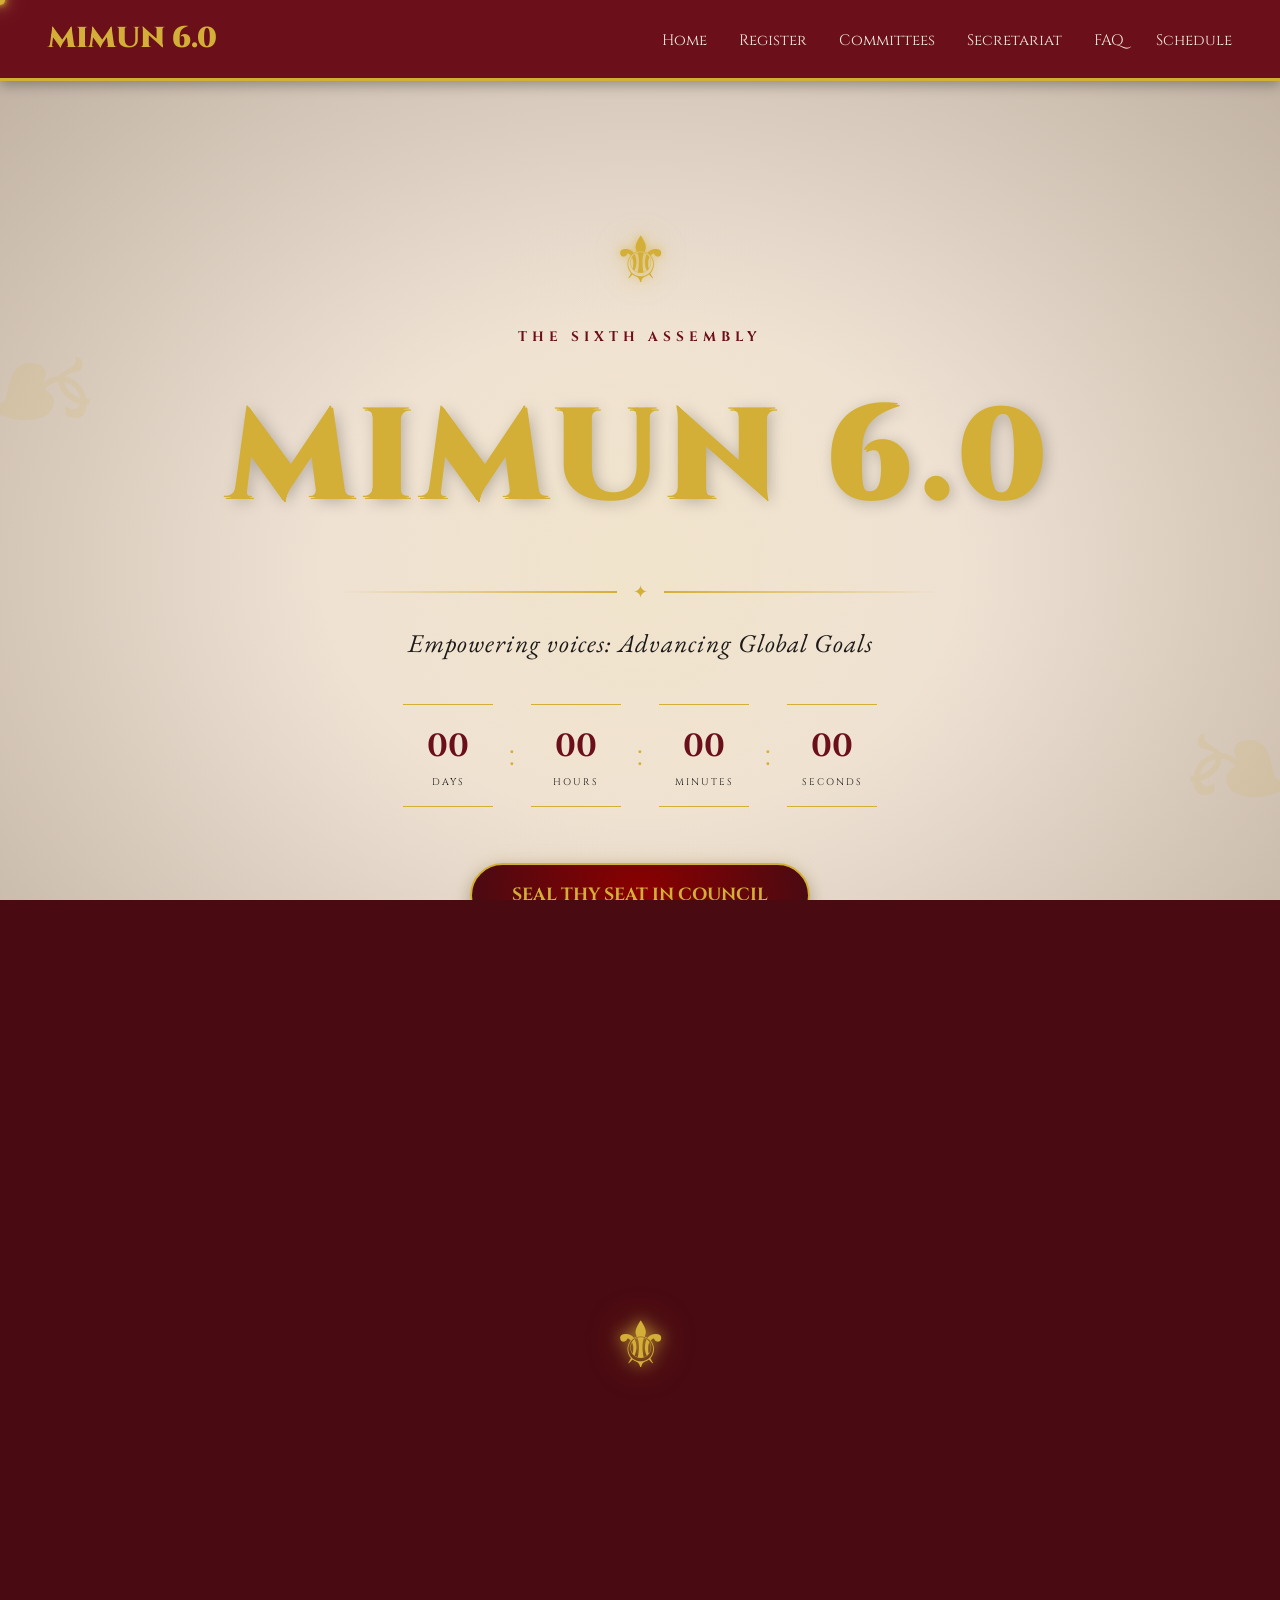
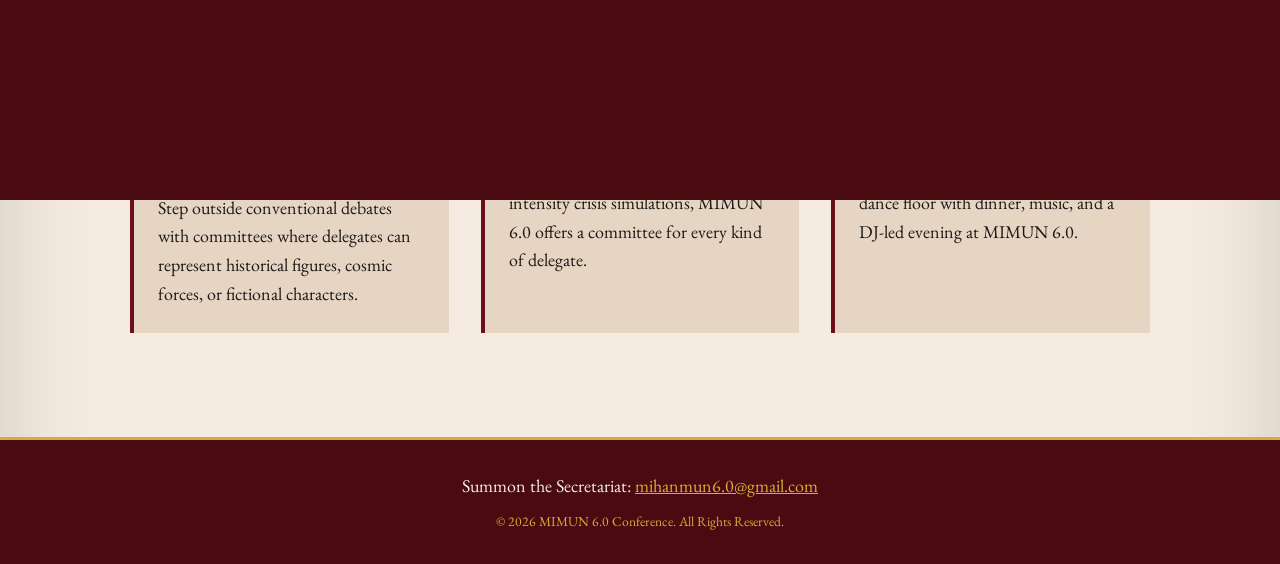
<file: index.html>
<!DOCTYPE html>
<html lang="en">
<head>
  <meta charset="UTF-8">
  <meta name="viewport" content="width=device-width, initial-scale=1.0">
  <title>MIMUN 6.0 | MIHAN MUN 2026</title>
  <link rel="stylesheet" href="css/style.css">
</head>
<body>
    <div id="cursor"></div>
    
<nav class="navbar">

  <a href="index.html" class="nav-brand">
    MIMUN 6.0
  </a>

  <button
    class="hamburger"
    id="hamburger"
    aria-label="Open navigation menu"
    aria-expanded="false"
  >
    <span></span>
    <span></span>
    <span></span>
  </button>

  <ul class="nav-links" id="navLinks">
    <li><a href="index.html">Home</a></li>
    <li><a href="register.html">Register</a></li>
    <li><a href="committees.html">Committees</a></li>
    <li><a href="secretariat.html">Secretariat</a></li>
    <li><a href="faqs.html">FAQ</a></li>
    <li><a href="schedule.html">Schedule</a></li>
  </ul>

</nav>

 <section class="hero cinematic-hero">

  <div class="hero-particles"></div>

  <div class="hero-ornament ornament-left">❧</div>
  <div class="hero-ornament ornament-right">❧</div>

  <div class="hero-content">

    <div class="hero-crest">
      ⚜
    </div>

    <p class="hero-kicker">
      THE SIXTH ASSEMBLY
    </p>

    <h1>MIMUN 6.0</h1>

    <div class="hero-divider">
      <span>✦</span>
    </div>

    <p class="hero-tagline">
      Empowering voices: Advancing Global Goals
    </p>

    <div class="hero-countdown">

      <div class="countdown-unit">
        <span id="days">00</span>
        <small>DAYS</small>
      </div>

      <div class="countdown-separator">:</div>

      <div class="countdown-unit">
        <span id="hours">00</span>
        <small>HOURS</small>
      </div>

      <div class="countdown-separator">:</div>

      <div class="countdown-unit">
        <span id="minutes">00</span>
        <small>MINUTES</small>
      </div>

      <div class="countdown-separator">:</div>

      <div class="countdown-unit">
        <span id="seconds">00</span>
        <small>SECONDS</small>
      </div>

    </div>

    <a href="register.html" class="wax-seal-btn hero-register">
      SEAL THY SEAT IN COUNCIL
    </a>

  </div>

</section>

  <main>
    <section id="about" class="section-container gold-border scroll-reveal">
      <h2>The Sovereign Decree</h2>
      <div class="divider-gold"><span>✦</span></div>
      <p><span class="drop-cap">W</span>elcome to the sixth iteration of the Model International 
        United Nations conference (MIMUN 6.0). The committees and agendas of MIMUN 6.0 have been 
        carefully curated to reflect the complexities of today's global landscape while fostering
         diplomacy, negotiation, and critical thought. From conventional committees to our 
         Continuous Crisis Committees, each simulation offers delegates a unique platform to engage
          with pressing international issues and experience the true spirit of Model United Nations. </p>
    </section>

    <section id="highlights" class="section-container scroll-reveal">
      <h2>Conference Highlights</h2>
      <div class="divider-gold"><span>⚜</span></div>
      <div class="grid-3">
        <div class="card">
          <h3>Beyond Traditional Diplomacy</h3>
          <p>Step outside conventional debates with committees where delegates can represent historical figures, cosmic forces, or fictional characters.</p>
        </div>
        <div class="card">
          <h3>12 Diverse Committees</h3>
          <p>From traditional UN bodies to high-intensity crisis simulations, MIMUN 6.0 offers a committee for every kind of delegate.</p>
        </div>
        <div class="card">
          <h3>Debate by Day. Party by Night.</h3>
          <p>Put the placards away and hit the dance floor with dinner, music, and a DJ-led evening at MIMUN 6.0.</p>
        </div>
      </div>
    </section>
  </main>

  

  <footer id="contact">
    <p>Summon the Secretariat: <a href="mailto:mihanmun6.0@gmail.com">mihanmun6.0@gmail.com</a></p>
    <p style="margin-top: 10px; font-size: 0.85rem; color: var(--gold-yellow);">
      &copy; 2026 MIMUN 6.0 Conference. All Rights Reserved.
    </p>
  </footer>

  <script src="js/script.js"></script>

</body>
</html>
</file>
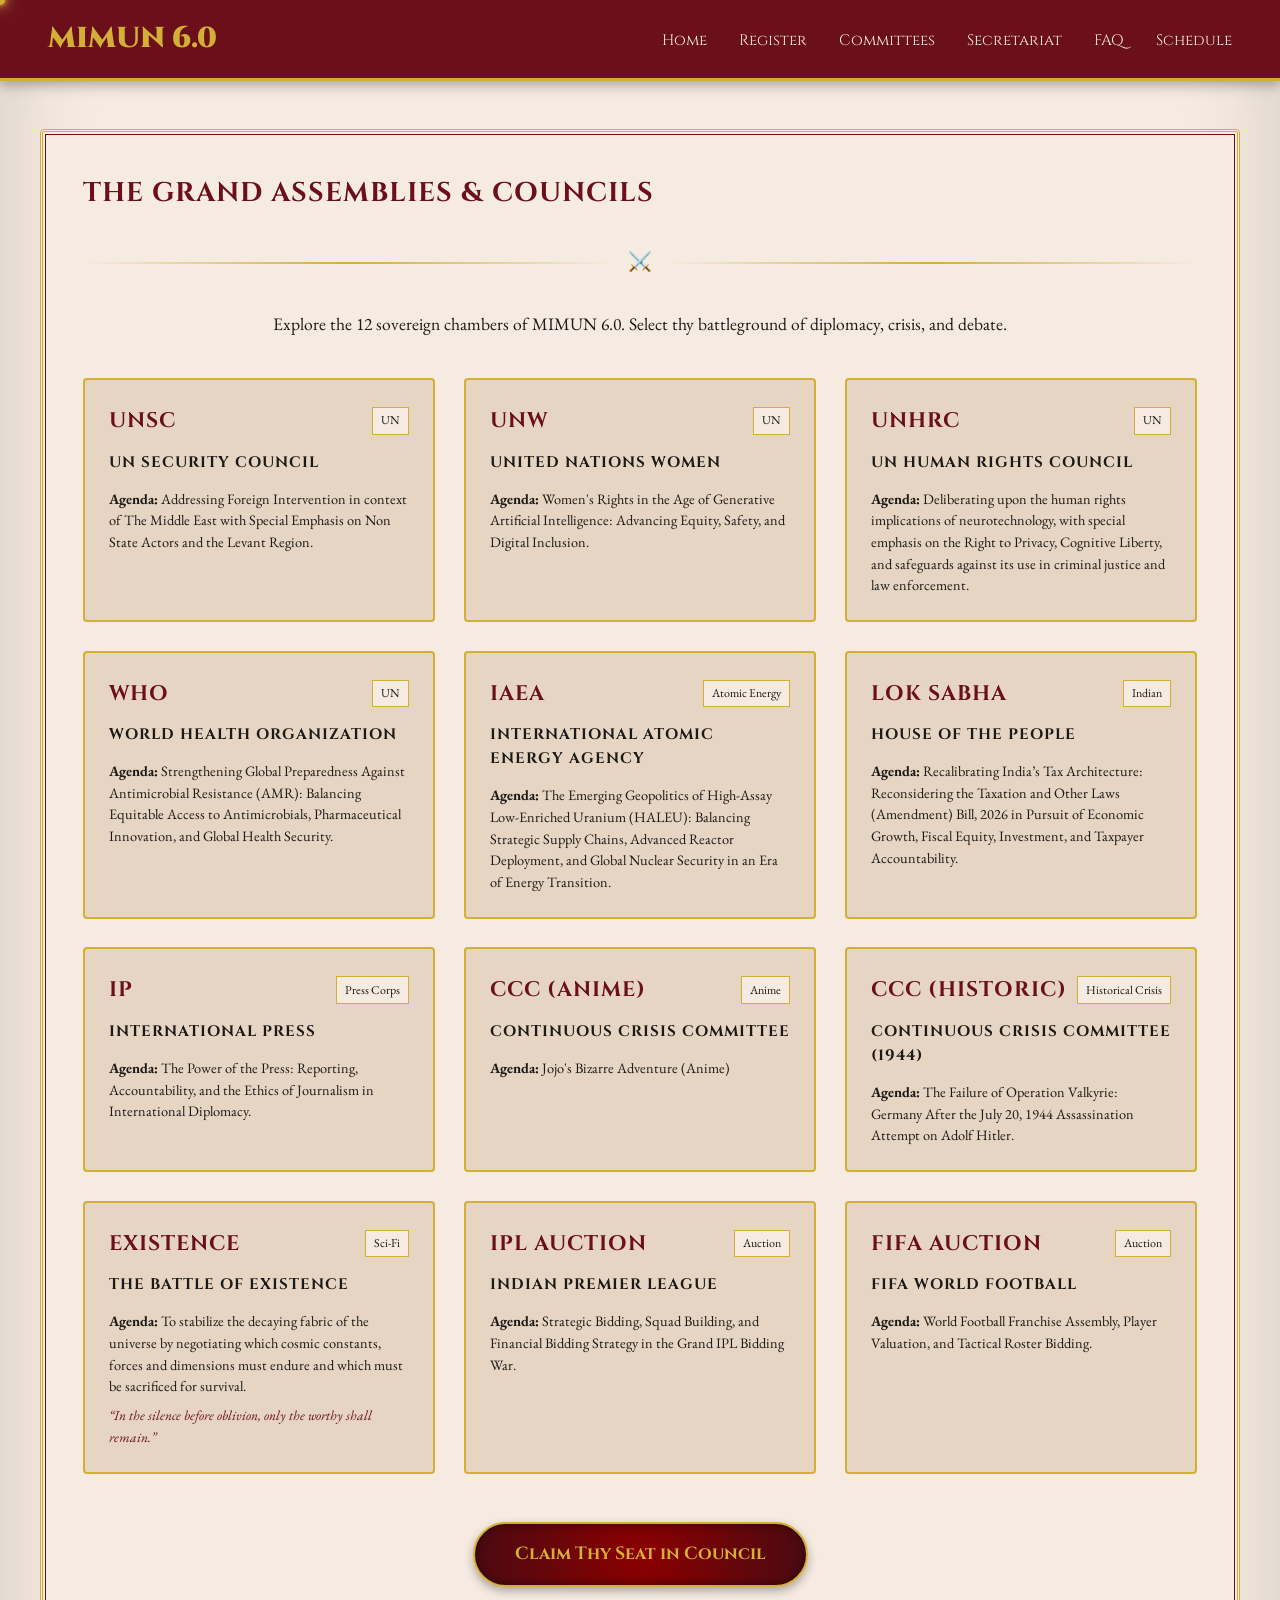
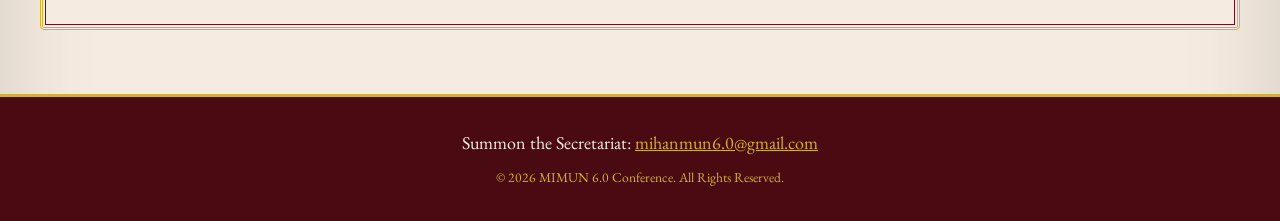
<file: committees.html>
<!DOCTYPE html>
<html lang="en">
<head>
  <meta charset="UTF-8">
  <meta name="viewport" content="width=device-width, initial-scale=1.0">
  <title>Committees | MIMUN 6.0</title>
  <link rel="stylesheet" href="css/style.css">
</head>
<body>

<div id="cursor"></div>

<nav class="navbar">

  <a href="index.html" class="nav-brand">
    MIMUN 6.0
  </a>

  <button
    class="hamburger"
    id="hamburger"
    aria-label="Open navigation menu"
    aria-expanded="false"
  >
    <span></span>
    <span></span>
    <span></span>
  </button>

  <ul class="nav-links" id="navLinks">
    <li><a href="index.html">Home</a></li>
    <li><a href="register.html">Register</a></li>
    <li><a href="committees.html">Committees</a></li>
    <li><a href="secretariat.html">Secretariat</a></li>
    <li><a href="faqs.html">FAQ</a></li>
    <li><a href="schedule.html">Schedule</a></li>
  </ul>

</nav>

  <main class="section-container gold-border scroll-reveal" style="margin-top: 3rem; max-width: 1200px;">
    <h2>The Grand Assemblies & Councils</h2>
    <div class="divider-gold"><span>⚔️</span></div>
    
    <p style="text-align: center; margin-bottom: 2.5rem; font-size: 1.1rem;">
      Explore the 12 sovereign chambers of MIMUN 6.0. Select thy battleground of diplomacy, crisis, and debate.
    </p>

    <div style="display: grid; grid-template-columns: repeat(auto-fit, minmax(320px, 1fr)); gap: 1.8rem;">

      <div style="background: var(--parchment-dark); border: 2px solid var(--gold-yellow); padding: 1.5rem; border-radius: 4px; display: flex; flex-direction: column; justify-content: space-between;">
        <div>
          <div style="display: flex; justify-content: space-between; align-items: center; margin-bottom: 0.8rem;">
            <h3 style="color: var(--blood-red); font-family: var(--font-heading); margin: 0;">UNSC</h3>
            <span style="border: 1px solid var(--gold-yellow); padding: 0.2rem 0.5rem; font-size: 0.75rem; background: var(--parchment); color: var(--text-dark);">UN</span>
          </div>
          <h4 style="color: var(--text-dark); margin-bottom: 0.8rem; font-size: 0.95rem;">UN Security Council</h4>
          <p style="font-size: 0.9rem; line-height: 1.5; color: var(--text-dark);">
            <strong>Agenda:</strong> Addressing Foreign Intervention in context of The Middle East with Special Emphasis on Non State Actors and the Levant Region.
          </p>
        </div>
      </div>

      <div style="background: var(--parchment-dark); border: 2px solid var(--gold-yellow); padding: 1.5rem; border-radius: 4px; display: flex; flex-direction: column; justify-content: space-between;">
        <div>
          <div style="display: flex; justify-content: space-between; align-items: center; margin-bottom: 0.8rem;">
            <h3 style="color: var(--blood-red); font-family: var(--font-heading); margin: 0;">UNW</h3>
            <span style="border: 1px solid var(--gold-yellow); padding: 0.2rem 0.5rem; font-size: 0.75rem; background: var(--parchment); color: var(--text-dark);">UN</span>
          </div>
          <h4 style="color: var(--text-dark); margin-bottom: 0.8rem; font-size: 0.95rem;">United Nations Women</h4>
          <p style="font-size: 0.9rem; line-height: 1.5; color: var(--text-dark);">
            <strong>Agenda:</strong> Women's Rights in the Age of Generative Artificial Intelligence: Advancing Equity, Safety, and Digital Inclusion.
          </p>
        </div>
      </div>

      <div style="background: var(--parchment-dark); border: 2px solid var(--gold-yellow); padding: 1.5rem; border-radius: 4px; display: flex; flex-direction: column; justify-content: space-between;">
        <div>
          <div style="display: flex; justify-content: space-between; align-items: center; margin-bottom: 0.8rem;">
            <h3 style="color: var(--blood-red); font-family: var(--font-heading); margin: 0;">UNHRC</h3>
            <span style="border: 1px solid var(--gold-yellow); padding: 0.2rem 0.5rem; font-size: 0.75rem; background: var(--parchment); color: var(--text-dark);">UN</span>
          </div>
          <h4 style="color: var(--text-dark); margin-bottom: 0.8rem; font-size: 0.95rem;">UN Human Rights Council</h4>
          <p style="font-size: 0.9rem; line-height: 1.5; color: var(--text-dark);">
            <strong>Agenda:</strong> Deliberating upon the human rights implications of neurotechnology, with special emphasis on the Right to Privacy, Cognitive Liberty, and safeguards against its use in criminal justice and law enforcement.
          </p>
        </div>
      </div>

      <div style="background: var(--parchment-dark); border: 2px solid var(--gold-yellow); padding: 1.5rem; border-radius: 4px; display: flex; flex-direction: column; justify-content: space-between;">
        <div>
          <div style="display: flex; justify-content: space-between; align-items: center; margin-bottom: 0.8rem;">
            <h3 style="color: var(--blood-red); font-family: var(--font-heading); margin: 0;">WHO</h3>
            <span style="border: 1px solid var(--gold-yellow); padding: 0.2rem 0.5rem; font-size: 0.75rem; background: var(--parchment); color: var(--text-dark);">UN</span>
          </div>
          <h4 style="color: var(--text-dark); margin-bottom: 0.8rem; font-size: 0.95rem;">World Health Organization</h4>
          <p style="font-size: 0.9rem; line-height: 1.5; color: var(--text-dark);">
            <strong>Agenda:</strong> Strengthening Global Preparedness Against Antimicrobial Resistance (AMR): Balancing Equitable Access to Antimicrobials, Pharmaceutical Innovation, and Global Health Security.
          </p>
        </div>
      </div>

      <div style="background: var(--parchment-dark); border: 2px solid var(--gold-yellow); padding: 1.5rem; border-radius: 4px; display: flex; flex-direction: column; justify-content: space-between;">
        <div>
          <div style="display: flex; justify-content: space-between; align-items: center; margin-bottom: 0.8rem;">
            <h3 style="color: var(--blood-red); font-family: var(--font-heading); margin: 0;">IAEA</h3>
            <span style="border: 1px solid var(--gold-yellow); padding: 0.2rem 0.5rem; font-size: 0.75rem; background: var(--parchment); color: var(--text-dark);">Atomic Energy</span>
          </div>
          <h4 style="color: var(--text-dark); margin-bottom: 0.8rem; font-size: 0.95rem;">International Atomic Energy Agency</h4>
          <p style="font-size: 0.9rem; line-height: 1.5; color: var(--text-dark);">
            <strong>Agenda:</strong> The Emerging Geopolitics of High-Assay Low-Enriched Uranium (HALEU): Balancing Strategic Supply Chains, Advanced Reactor Deployment, and Global Nuclear Security in an Era of Energy Transition.
          </p>
        </div>
      </div>

      <div style="background: var(--parchment-dark); border: 2px solid var(--gold-yellow); padding: 1.5rem; border-radius: 4px; display: flex; flex-direction: column; justify-content: space-between;">
        <div>
          <div style="display: flex; justify-content: space-between; align-items: center; margin-bottom: 0.8rem;">
            <h3 style="color: var(--blood-red); font-family: var(--font-heading); margin: 0;">LOK SABHA</h3>
            <span style="border: 1px solid var(--gold-yellow); padding: 0.2rem 0.5rem; font-size: 0.75rem; background: var(--parchment); color: var(--text-dark);">Indian</span>
          </div>
          <h4 style="color: var(--text-dark); margin-bottom: 0.8rem; font-size: 0.95rem;">House of the People</h4>
          <p style="font-size: 0.9rem; line-height: 1.5; color: var(--text-dark);">
            <strong>Agenda:</strong> Recalibrating India’s Tax Architecture: Reconsidering the Taxation and Other Laws (Amendment) Bill, 2026 in Pursuit of Economic Growth, Fiscal Equity, Investment, and Taxpayer Accountability.
          </p>
        </div>
      </div>

      <div style="background: var(--parchment-dark); border: 2px solid var(--gold-yellow); padding: 1.5rem; border-radius: 4px; display: flex; flex-direction: column; justify-content: space-between;">
        <div>
          <div style="display: flex; justify-content: space-between; align-items: center; margin-bottom: 0.8rem;">
            <h3 style="color: var(--blood-red); font-family: var(--font-heading); margin: 0;">IP</h3>
            <span style="border: 1px solid var(--gold-yellow); padding: 0.2rem 0.5rem; font-size: 0.75rem; background: var(--parchment); color: var(--text-dark);">Press Corps</span>
          </div>
          <h4 style="color: var(--text-dark); margin-bottom: 0.8rem; font-size: 0.95rem;">International Press</h4>
          <p style="font-size: 0.9rem; line-height: 1.5; color: var(--text-dark);">
            <strong>Agenda:</strong> The Power of the Press: Reporting, Accountability, and the Ethics of Journalism in International Diplomacy.
          </p>
        </div>
      </div>

      <div style="background: var(--parchment-dark); border: 2px solid var(--gold-yellow); padding: 1.5rem; border-radius: 4px; display: flex; flex-direction: column; justify-content: space-between;">
        <div>
          <div style="display: flex; justify-content: space-between; align-items: center; margin-bottom: 0.8rem;">
            <h3 style="color: var(--blood-red); font-family: var(--font-heading); margin: 0;">CCC (Anime)</h3>
            <span style="border: 1px solid var(--gold-yellow); padding: 0.2rem 0.5rem; font-size: 0.75rem; background: var(--parchment); color: var(--text-dark);">Anime</span>
          </div>
          <h4 style="color: var(--text-dark); margin-bottom: 0.8rem; font-size: 0.95rem;">Continuous Crisis Committee</h4>
          <p style="font-size: 0.9rem; line-height: 1.5; color: var(--text-dark);">
            <strong>Agenda:</strong> Jojo's Bizarre Adventure (Anime)
          </p>
        </div>
      </div>

      <div style="background: var(--parchment-dark); border: 2px solid var(--gold-yellow); padding: 1.5rem; border-radius: 4px; display: flex; flex-direction: column; justify-content: space-between;">
        <div>
          <div style="display: flex; justify-content: space-between; align-items: center; margin-bottom: 0.8rem;">
            <h3 style="color: var(--blood-red); font-family: var(--font-heading); margin: 0;">CCC (Historic)</h3>
            <span style="border: 1px solid var(--gold-yellow); padding: 0.2rem 0.5rem; font-size: 0.75rem; background: var(--parchment); color: var(--text-dark);">Historical Crisis</span>
          </div>
          <h4 style="color: var(--text-dark); margin-bottom: 0.8rem; font-size: 0.95rem;">Continuous Crisis Committee (1944)</h4>
          <p style="font-size: 0.9rem; line-height: 1.5; color: var(--text-dark);">
            <strong>Agenda:</strong> The Failure of Operation Valkyrie: Germany After the July 20, 1944 Assassination Attempt on Adolf Hitler.
          </p>
        </div>
      </div>

      <div style="background: var(--parchment-dark); border: 2px solid var(--gold-yellow); padding: 1.5rem; border-radius: 4px; display: flex; flex-direction: column; justify-content: space-between;">
        <div>
          <div style="display: flex; justify-content: space-between; align-items: center; margin-bottom: 0.8rem;">
            <h3 style="color: var(--blood-red); font-family: var(--font-heading); margin: 0;">EXISTENCE</h3>
            <span style="border: 1px solid var(--gold-yellow); padding: 0.2rem 0.5rem; font-size: 0.75rem; background: var(--parchment); color: var(--text-dark);">Sci-Fi</span>
          </div>
          <h4 style="color: var(--text-dark); margin-bottom: 0.8rem; font-size: 0.95rem;">The Battle of Existence</h4>
          <p style="font-size: 0.9rem; line-height: 1.5; color: var(--text-dark);">
            <strong>Agenda:</strong> To stabilize the decaying fabric of the universe by negotiating which cosmic constants, forces and dimensions must endure and which must be sacrificed for survival.
          </p>
          <p style="font-style: italic; font-size: 0.85rem; color: var(--blood-red); margin-top: 0.5rem;">
            “In the silence before oblivion, only the worthy shall remain.”
          </p>
        </div>
      </div>

      <div style="background: var(--parchment-dark); border: 2px solid var(--gold-yellow); padding: 1.5rem; border-radius: 4px; display: flex; flex-direction: column; justify-content: space-between;">
        <div>
          <div style="display: flex; justify-content: space-between; align-items: center; margin-bottom: 0.8rem;">
            <h3 style="color: var(--blood-red); font-family: var(--font-heading); margin: 0;">IPL AUCTION</h3>
            <span style="border: 1px solid var(--gold-yellow); padding: 0.2rem 0.5rem; font-size: 0.75rem; background: var(--parchment); color: var(--text-dark);">Auction</span>
          </div>
          <h4 style="color: var(--text-dark); margin-bottom: 0.8rem; font-size: 0.95rem;">Indian Premier League</h4>
          <p style="font-size: 0.9rem; line-height: 1.5; color: var(--text-dark);">
            <strong>Agenda:</strong> Strategic Bidding, Squad Building, and Financial Bidding Strategy in the Grand IPL Bidding War.
          </p>
        </div>
      </div>

      <div style="background: var(--parchment-dark); border: 2px solid var(--gold-yellow); padding: 1.5rem; border-radius: 4px; display: flex; flex-direction: column; justify-content: space-between;">
        <div>
          <div style="display: flex; justify-content: space-between; align-items: center; margin-bottom: 0.8rem;">
            <h3 style="color: var(--blood-red); font-family: var(--font-heading); margin: 0;">FIFA AUCTION</h3>
            <span style="border: 1px solid var(--gold-yellow); padding: 0.2rem 0.5rem; font-size: 0.75rem; background: var(--parchment); color: var(--text-dark);">Auction</span>
          </div>
          <h4 style="color: var(--text-dark); margin-bottom: 0.8rem; font-size: 0.95rem;">FIFA World Football</h4>
          <p style="font-size: 0.9rem; line-height: 1.5; color: var(--text-dark);">
            <strong>Agenda:</strong> World Football Franchise Assembly, Player Valuation, and Tactical Roster Bidding.
          </p>
        </div>
      </div>

    </div>

    <div style="text-align: center; margin-top: 3rem;">
      <a href="register.html" class="wax-seal-btn">Claim Thy Seat in Council</a>
    </div>
  </main>

  <footer>
    <p>Summon the Secretariat: <a href="mailto:mihanmun6.0@gmail.com">mihanmun6.0@gmail.com</a></p>
    <p style="margin-top: 10px; font-size: 0.85rem; color: var(--gold-yellow);">
      &copy; 2026 MIMUN 6.0 Conference. All Rights Reserved.
    </p>
  </footer>

  <script src="js/script.js"></script>
</body>
</html>
</file>
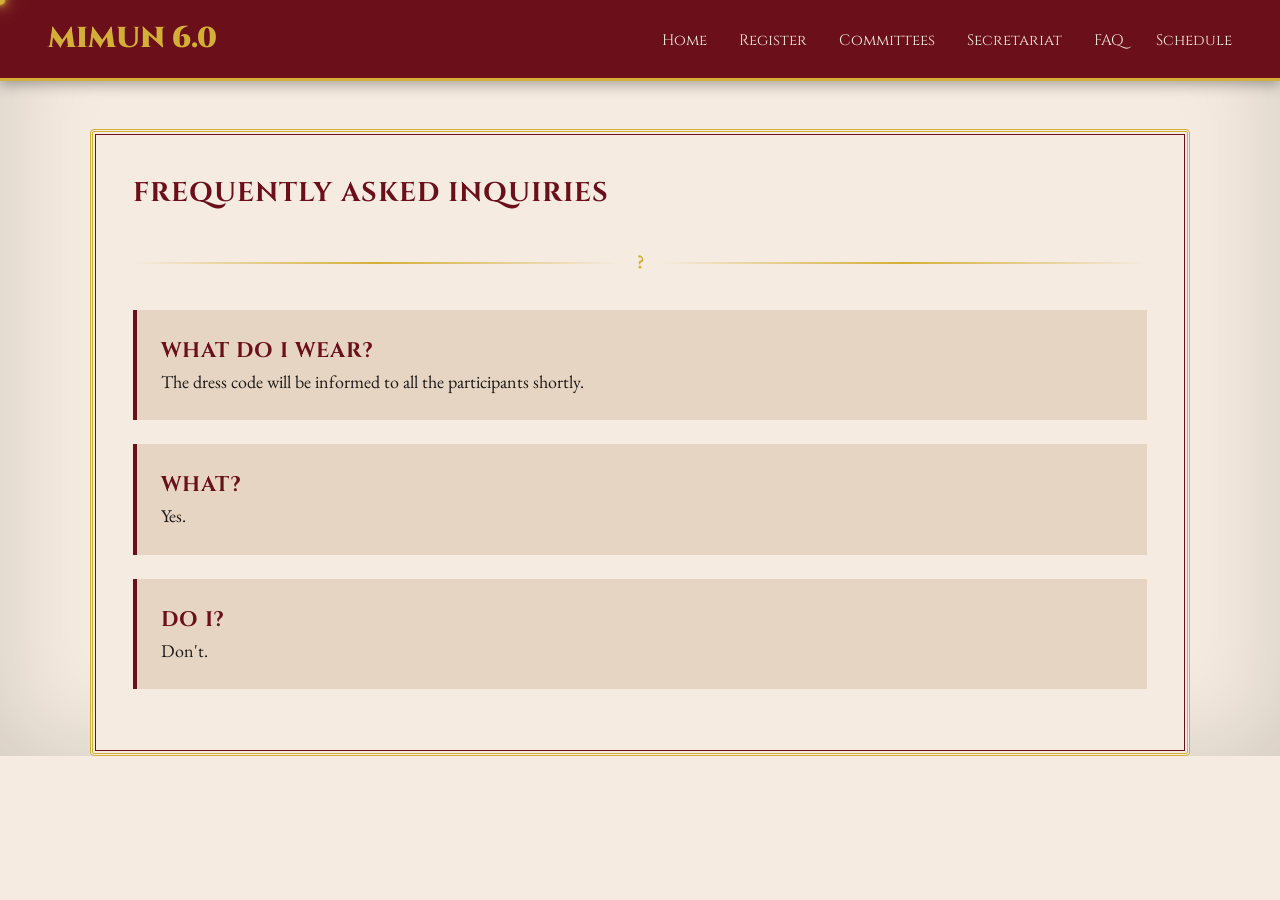
<file: faqs.html>
<!DOCTYPE html>
<html lang="en">
<head>
  <meta charset="UTF-8">
  <meta name="viewport" content="width=device-width, initial-scale=1.0">
  <title>FAQs | MIMUN 6.0</title>
  <link rel="stylesheet" href="css/style.css">
</head>
<body>
<div id="cursor"></div>

<nav class="navbar">

  <a href="index.html" class="nav-brand">
    MIMUN 6.0
  </a>

  <button
    class="hamburger"
    id="hamburger"
    aria-label="Open navigation menu"
    aria-expanded="false"
  >
    <span></span>
    <span></span>
    <span></span>
  </button>

  <ul class="nav-links" id="navLinks">
    <li><a href="index.html">Home</a></li>
    <li><a href="register.html">Register</a></li>
    <li><a href="committees.html">Committees</a></li>
    <li><a href="secretariat.html">Secretariat</a></li>
    <li><a href="faqs.html">FAQ</a></li>
    <li><a href="schedule.html">Schedule</a></li>
  </ul>

</nav>

  <main class="section-container gold-border scroll-reveal">
    <h2>Frequently Asked Inquiries</h2>
    <div class="divider-gold"><span>❓</span></div>

    <div class="card" style="margin-bottom: 1.5rem;">
      <h3>What do I wear?</h3>
      <p>The dress code will be informed to all the participants shortly.</p>
    </div>

    <div class="card" style="margin-bottom: 1.5rem;">
      <h3>What?</h3>
      <p>Yes.</p>
    </div>

    <div class="card" style="margin-bottom: 1.5rem;">
      <h3>Do I?</h3>
      <p>Don't.</p>
    </div>
  </main>

  <script src="js/script.js"></script>
</body>
</html>
</file>
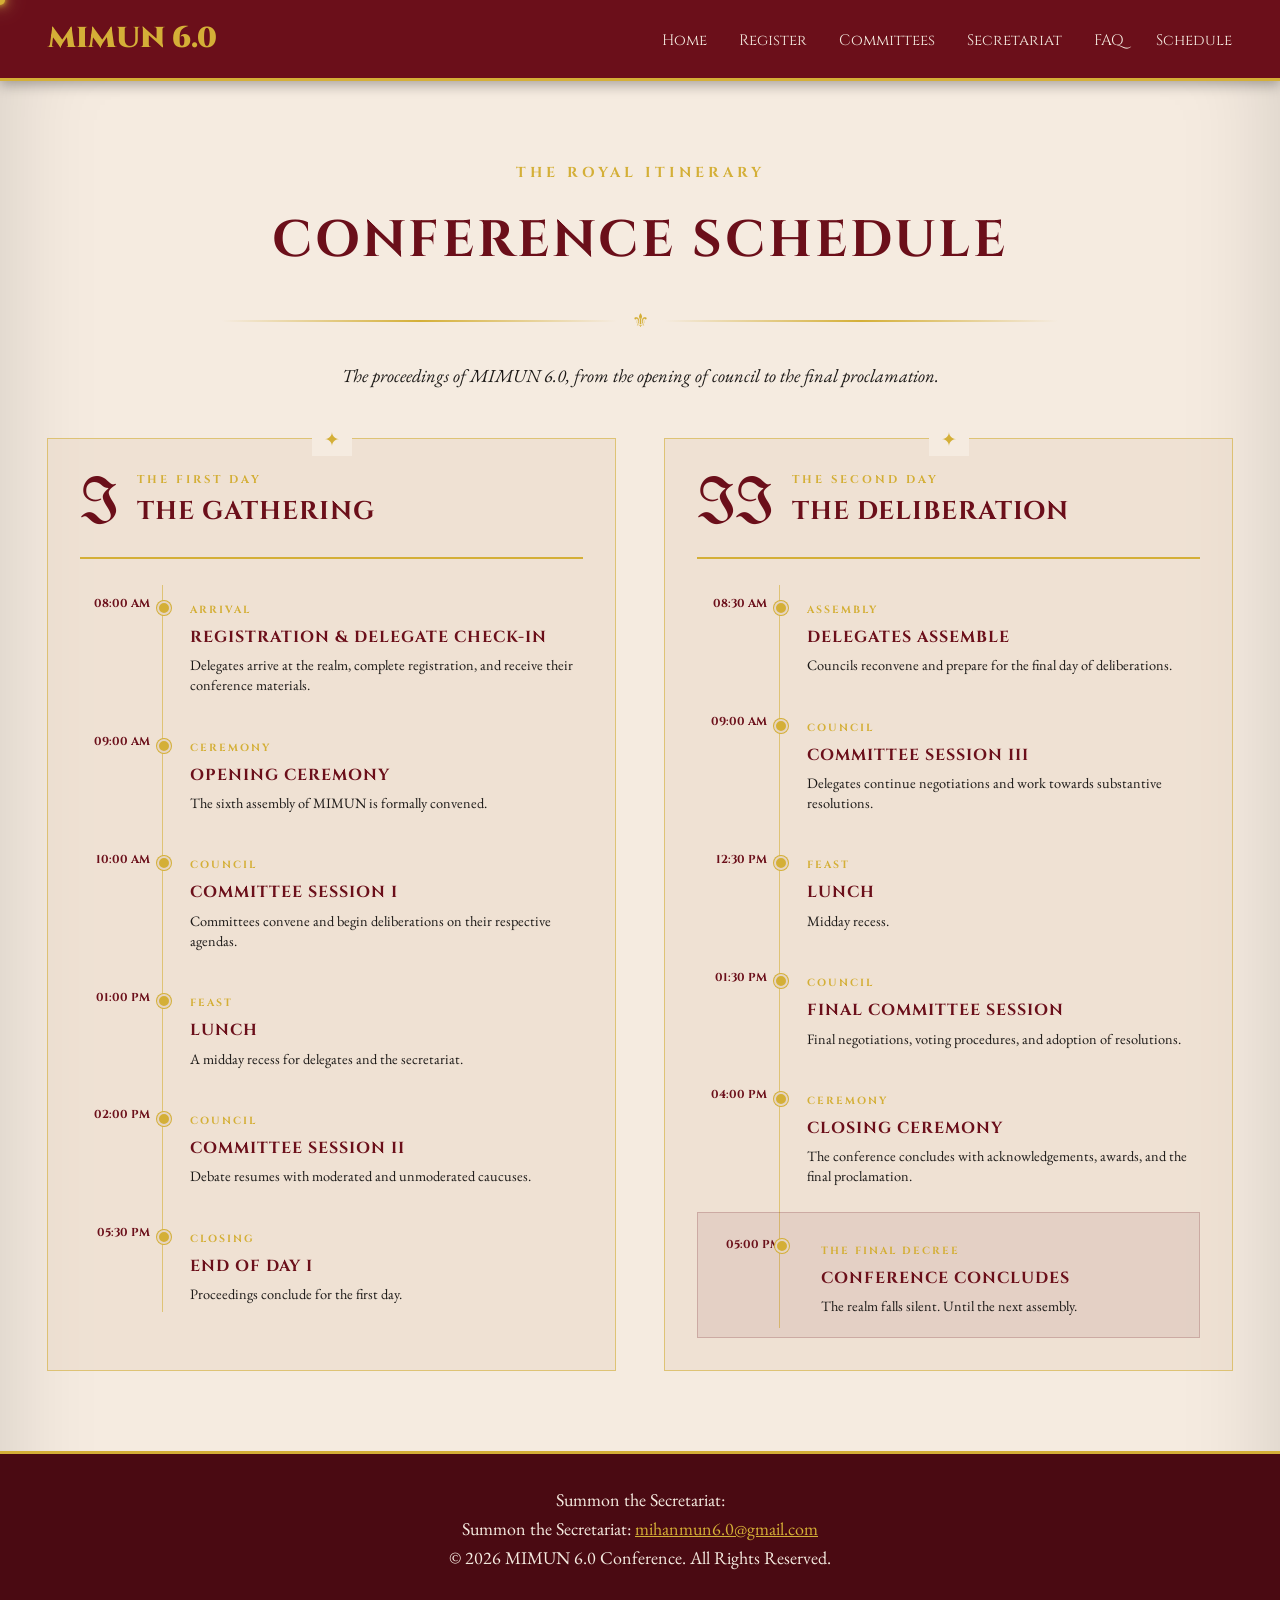
<file: schedule.html>
<!DOCTYPE html>
<html lang="en">
<head>
  <meta charset="UTF-8">
  <meta name="viewport" content="width=device-width, initial-scale=1.0">
  <title>Schedule | MIMUN 6.0</title>
  <link rel="stylesheet" href="css/style.css">
</head>

<body>

  <!-- Golden Cursor -->
  <div id="cursor"></div>

  <!-- NAVBAR -->
 <nav class="navbar">

  <a href="index.html" class="nav-brand">
    MIMUN 6.0
  </a>

  <button
    class="hamburger"
    id="hamburger"
    aria-label="Open navigation menu"
    aria-expanded="false"
  >
    <span></span>
    <span></span>
    <span></span>
  </button>

  <ul class="nav-links" id="navLinks">
    <li><a href="index.html">Home</a></li>
    <li><a href="register.html">Register</a></li>
    <li><a href="committees.html">Committees</a></li>
    <li><a href="secretariat.html">Secretariat</a></li>
    <li><a href="faqs.html">FAQ</a></li>
    <li><a href="schedule.html">Schedule</a></li>
  </ul>

</nav>

  <!-- PAGE HEADER -->
  <header class="schedule-hero">

    <p class="schedule-kicker">THE ROYAL ITINERARY</p>

    <h1>CONFERENCE SCHEDULE</h1>

    <div class="divider-gold">
      <span>⚜</span>
    </div>

    <p>
      The proceedings of MIMUN 6.0, from the opening of council
      to the final proclamation.
    </p>

  </header>


  <!-- SCHEDULE -->
  <main class="schedule-container">

    <!-- DAY ONE -->
    <section class="schedule-day">

      <div class="day-heading">
        <span class="day-number">I</span>

        <div>
          <p>THE FIRST DAY</p>
          <h2>THE GATHERING</h2>
        </div>
      </div>


      <div class="timeline">

        <div class="schedule-item">
          <div class="schedule-time">08:00 AM</div>

          <div class="schedule-content">
            <span class="event-type">ARRIVAL</span>
            <h3>Registration &amp; Delegate Check-In</h3>
            <p>
              Delegates arrive at the realm, complete registration,
              and receive their conference materials.
            </p>
          </div>
        </div>


        <div class="schedule-item">
          <div class="schedule-time">09:00 AM</div>

          <div class="schedule-content">
            <span class="event-type">CEREMONY</span>
            <h3>Opening Ceremony</h3>
            <p>
              The sixth assembly of MIMUN is formally convened.
            </p>
          </div>
        </div>


        <div class="schedule-item">
          <div class="schedule-time">10:00 AM</div>

          <div class="schedule-content">
            <span class="event-type">COUNCIL</span>
            <h3>Committee Session I</h3>
            <p>
              Committees convene and begin deliberations on their
              respective agendas.
            </p>
          </div>
        </div>


        <div class="schedule-item">
          <div class="schedule-time">01:00 PM</div>

          <div class="schedule-content">
            <span class="event-type">FEAST</span>
            <h3>Lunch</h3>
            <p>
              A midday recess for delegates and the secretariat.
            </p>
          </div>
        </div>


        <div class="schedule-item">
          <div class="schedule-time">02:00 PM</div>

          <div class="schedule-content">
            <span class="event-type">COUNCIL</span>
            <h3>Committee Session II</h3>
            <p>
              Debate resumes with moderated and unmoderated caucuses.
            </p>
          </div>
        </div>


        <div class="schedule-item">
          <div class="schedule-time">05:30 PM</div>

          <div class="schedule-content">
            <span class="event-type">CLOSING</span>
            <h3>End of Day I</h3>
            <p>
              Proceedings conclude for the first day.
            </p>
          </div>
        </div>

      </div>

    </section>


    <!-- DAY TWO -->
    <section class="schedule-day">

      <div class="day-heading">
        <span class="day-number">II</span>

        <div>
          <p>THE SECOND DAY</p>
          <h2>THE DELIBERATION</h2>
        </div>
      </div>


      <div class="timeline">

        <div class="schedule-item">
          <div class="schedule-time">08:30 AM</div>

          <div class="schedule-content">
            <span class="event-type">ASSEMBLY</span>
            <h3>Delegates Assemble</h3>
            <p>
              Councils reconvene and prepare for the final day
              of deliberations.
            </p>
          </div>
        </div>


        <div class="schedule-item">
          <div class="schedule-time">09:00 AM</div>

          <div class="schedule-content">
            <span class="event-type">COUNCIL</span>
            <h3>Committee Session III</h3>
            <p>
              Delegates continue negotiations and work towards
              substantive resolutions.
            </p>
          </div>
        </div>


        <div class="schedule-item">
          <div class="schedule-time">12:30 PM</div>

          <div class="schedule-content">
            <span class="event-type">FEAST</span>
            <h3>Lunch</h3>
            <p>
              Midday recess.
            </p>
          </div>
        </div>


        <div class="schedule-item">
          <div class="schedule-time">01:30 PM</div>

          <div class="schedule-content">
            <span class="event-type">COUNCIL</span>
            <h3>Final Committee Session</h3>
            <p>
              Final negotiations, voting procedures, and adoption
              of resolutions.
            </p>
          </div>
        </div>


        <div class="schedule-item">
          <div class="schedule-time">04:00 PM</div>

          <div class="schedule-content">
            <span class="event-type">CEREMONY</span>
            <h3>Closing Ceremony</h3>
            <p>
              The conference concludes with acknowledgements,
              awards, and the final proclamation.
            </p>
          </div>
        </div>


        <div class="schedule-item featured-event">
          <div class="schedule-time">05:00 PM</div>

          <div class="schedule-content">
            <span class="event-type">THE FINAL DECREE</span>
            <h3>Conference Concludes</h3>
            <p>
              The realm falls silent. Until the next assembly.
            </p>
          </div>
        </div>

      </div>

    </section>

  </main>


  <!-- FOOTER -->
  <footer>
    <p>
      Summon the Secretariat:
    <p>Summon the Secretariat: <a href="mailto:mihanmun6.0@gmail.com">mihanmun6.0@gmail.com</a></p>
      </p>

    <p class="copyright">
      &copy; 2026 MIMUN 6.0 Conference. All Rights Reserved.
    </p>
  </footer>


  <script src="js/script.js"></script>

</body>
</html>
</file>
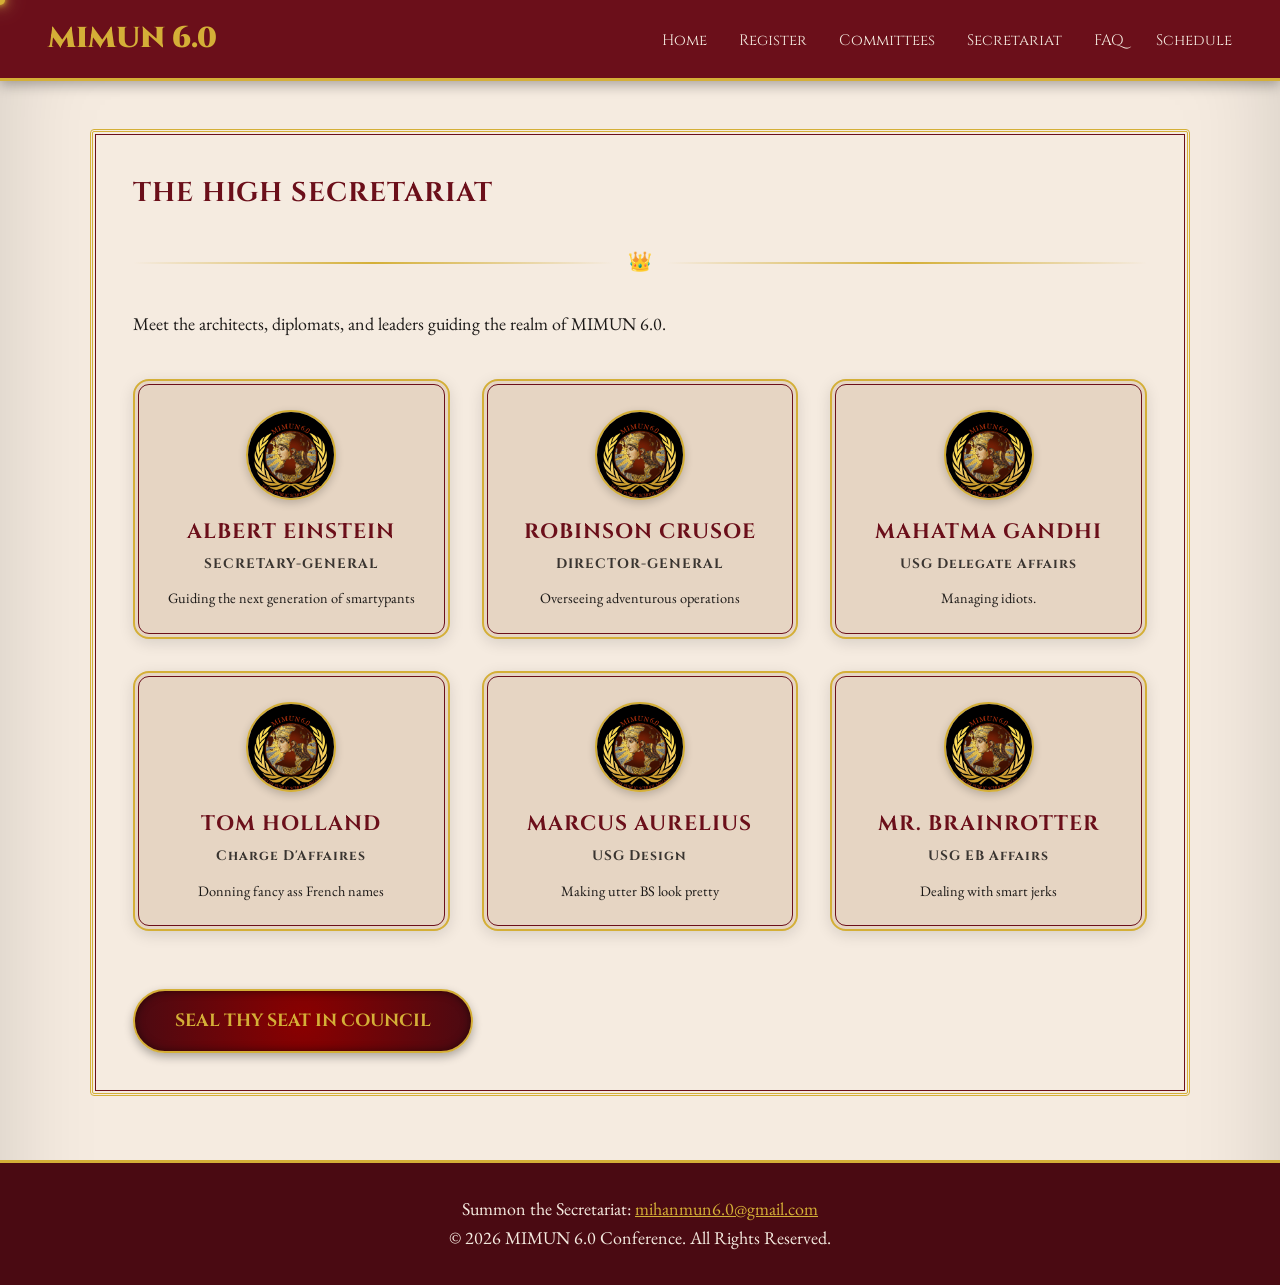
<file: secretariat.html>
<!DOCTYPE html>
<html lang="en">
<head>
  <meta charset="UTF-8">
  <meta name="viewport" content="width=device-width, initial-scale=1.0">
  <title>Secretariat | MIMUN 6.0</title>
  <link rel="stylesheet" href="css/style.css">
</head>
<body>
<div id="cursor"></div>
 <nav class="navbar">

  <a href="index.html" class="nav-brand">
    MIMUN 6.0
  </a>

  <button
    class="hamburger"
    id="hamburger"
    aria-label="Open navigation menu"
    aria-expanded="false"
  >
    <span></span>
    <span></span>
    <span></span>
  </button>

  <ul class="nav-links" id="navLinks">
    <li><a href="index.html">Home</a></li>
    <li><a href="register.html">Register</a></li>
    <li><a href="committees.html">Committees</a></li>
    <li><a href="secretariat.html">Secretariat</a></li>
    <li><a href="faqs.html">FAQ</a></li>
    <li><a href="schedule.html">Schedule</a></li>
  </ul>

</nav>

  <main class="section-container gold-border scroll-reveal" style="margin-top: 3rem; max-width: 1100px;">
    <h2>THE HIGH SECRETARIAT</h2>
    <div class="divider-gold"><span>👑</span></div>
    
    <p class="subtitle">
      Meet the architects, diplomats, and leaders guiding the realm of MIMUN 6.0.
    </p>

    <div class="secretariat-grid" id="secretariatGrid">
      </div>
<br><br>
    <div class="cta-wrapper">
      <a href="register.html" class="wax-seal-btn">SEAL THY SEAT IN COUNCIL</a>
    </div>
  </main>

  <footer>
    <p>Summon the Secretariat: <a href="mailto:mihanmun6.0@gmail.com">mihanmun6.0@gmail.com</a></p>
    <p class="copyright">&copy; 2026 MIMUN 6.0 Conference. All Rights Reserved.</p>
  </footer>

  <script src="js/script.js"></script>
</body>
</html>
</file>
<file: css/style.css>
/* ==========================================================================
   MIMUN 6.0 — Medieval Illuminated Theme Stylesheet
   ========================================================================== */

@import url('https://fonts.googleapis.com/css2?family=Cinzel+Decorative:wght@700&family=Cinzel:wght@400;600;700;900&family=EB+Garamond:ital,wght@0,400;0,600;1,400&family=UnifrakturMaguntia&display=swap');

:root {
  --blood-red: #6B0F1A;
  --blood-red-dark: #4A0A12;
  --gold-yellow: #D4AF37;
  --gold-glow: #F3E5AB;
  --parchment: #F5EBE0;
  --parchment-dark: #E6D5C3;
  --text-dark: #1C1917;
  --font-heading: 'Cinzel', serif;
  --font-body: 'EB Garamond', serif;
  --font-fancy: 'UnifrakturMaguntia', cursive;
}

* {
  box-sizing: border-box;
  margin: 0;
  padding: 0;
}

body {
  background-color: var(--parchment);
  color: var(--text-dark);
  font-family: var(--font-body);
  font-size: 18px;
  line-height: 1.6;
  overflow-x: hidden;
  /* Subtle vignette effect */
  box-shadow: inset 0 0 100px rgba(0, 0, 0, 0.15);
}

/* --- HERALDIC & ILLUMINATED TYPOGRAPHY --- */

h1, h2, h3, h4 {
  font-family: var(--font-heading);
  color: var(--blood-red);
  text-transform: uppercase;
  letter-spacing: 1px;
}

.drop-cap {
  font-family: var(--font-fancy);
  float: left;
  font-size: 3.5rem;
  line-height: 0.8;
  padding-right: 8px;
  color: var(--blood-red);
  text-shadow: 1px 1px 0px var(--gold-yellow);
}

/* --- BORDERS & FILIGREE DIVIDERS --- */

.gold-border {
  border: 3px double var(--gold-yellow);
  outline: 1px solid var(--blood-red);
  outline-offset: -6px;
}

.divider-gold {
  display: flex;
  align-items: center;
  justify-content: center;
  margin: 2rem 0;
}

.divider-gold::before,
.divider-gold::after {
  content: "";
  flex: 1;
  height: 2px;
  background: linear-gradient(to right, transparent, var(--gold-yellow), transparent);
}

.divider-gold span {
  padding: 0 15px;
  color: var(--gold-yellow);
  font-size: 1.2rem;
}

/* --- NAVBAR --- */

.navbar {
  display: flex;
  justify-content: space-between;
  align-items: center;
  padding: 1rem 3rem;
  background-color: var(--blood-red);
  border-bottom: 3px solid var(--gold-yellow);
  position: sticky;
  top: 0;
  z-index: 1000;
  box-shadow: 0 4px 12px rgba(0,0,0,0.3);
}

.nav-brand {
  font-family: var(--font-heading);
  color: var(--gold-yellow);
  font-size: 1.8rem;
  font-weight: 900;
  text-decoration: none;
}

.nav-links {
  display: flex;
  list-style: none;
  gap: 2rem;
}

.nav-links a {
  color: var(--parchment);
  text-decoration: none;
  font-family: var(--font-heading);
  font-size: 0.95rem;
  transition: color 0.3s ease;
}

.nav-links a:hover {
  color: var(--gold-yellow);
}

/* --- HERO SECTION & BANNER --- */

.hero {
  text-align: center;
  padding: 5rem 1rem;
  background: radial-gradient(circle, var(--parchment) 0%, var(--parchment-dark) 100%);
  position: relative;
}

.royal-banner {
  display: inline-block;
  background-color: var(--blood-red);
  color: var(--gold-yellow);
  padding: 2.5rem 3.5rem;
  border: 4px double var(--gold-yellow);
  box-shadow: 0 10px 25px rgba(0,0,0,0.4);
  margin-bottom: 2rem;
  position: relative;
}

.hero h1 {
font-family: var(--font-heading);
  font-size: 4rem;
  font-weight: 900;
  color: var(--gold-yellow) !important; /* Forces bright golden text */
  margin-bottom: 0.5rem;
  letter-spacing: 3px;
  text-shadow: 2px 2px 8px rgba(0, 0, 0, 0.8), 0 0 12px rgba(212, 175, 55, 0.3);
}

.hero-tagline {
font-style: italic;
  font-size: 1.3rem;
  color: var(--parchment);
  letter-spacing: 1px;
}

.hero-details {
  font-family: var(--font-heading);
  font-weight: 600;
  margin: 1.5rem 0;
  color: var(--blood-red-dark);
}

/* --- BUTTONS & WAX SEALS --- */

.wax-seal-btn {
  display: inline-flex;
  align-items: center;
  justify-content: center;
  background: radial-gradient(circle, #8B0000 0%, var(--blood-red-dark) 100%);
  color: var(--gold-yellow);
  font-family: var(--font-heading);
  font-size: 1.1rem;
  font-weight: 700;
  padding: 1rem 2.5rem;
  border-radius: 50px;
  border: 2px solid var(--gold-yellow);
  text-decoration: none;
  cursor: pointer;
  box-shadow: 0 4px 10px rgba(0,0,0,0.3), inset 0 0 8px rgba(0,0,0,0.5);
  transition: transform 0.2s ease, box-shadow 0.2s ease;
  position: relative;
}

.wax-seal-btn:hover {
  transform: scale(1.05);
  box-shadow: 0 6px 15px rgba(212, 175, 55, 0.4), inset 0 0 12px rgba(251, 191, 36, 0.5);
}

/* --- SECTIONS & CARDS --- */

.section-container {
  max-width: 1100px;
  margin: 3rem auto;
  padding: 2.5rem;
  background-color: var(--parchment);
  border-radius: 4px;
}

.scroll-reveal {
  opacity: 0;
  transform: translateY(30px);
  transition: opacity 0.8s ease, transform 0.8s ease;
}

.scroll-reveal.active {
  opacity: 1;
  transform: translateY(0);
}

.grid-3 {
  display: grid;
  grid-template-columns: repeat(auto-fit, minmax(280px, 1fr));
  gap: 2rem;
  margin-top: 2rem;
}

.card {
  background: var(--parchment-dark);
  padding: 1.5rem;
  border-left: 4px solid var(--blood-red);
  transition: border-color 0.3s ease, transform 0.3s ease;
}

.card:hover {
  border-left-color: var(--gold-yellow);
  transform: translateY(-5px);
}

/* --- MODAL SYSTEM --- */

.modal-overlay {
  position: fixed;
  top: 0;
  left: 0;
  width: 100%;
  height: 100%;
  background: rgba(0, 0, 0, 0.7);
  display: flex;
  justify-content: center;
  align-items: center;
  opacity: 0;
  pointer-events: none;
  transition: opacity 0.3s ease;
  z-index: 2000;
}

.modal-overlay.open {
  opacity: 1;
  pointer-events: auto;
}

.modal-content {
  background: var(--parchment);
  padding: 2.5rem;
  max-width: 600px;
  width: 90%;
  position: relative;
}

.close-modal {
  position: absolute;
  top: 15px;
  right: 20px;
  background: none;
  border: none;
  font-size: 1.8rem;
  color: var(--blood-red);
  cursor: pointer;
}

/* --- FOOTER --- */

footer {
  background-color: var(--blood-red-dark);
  color: var(--parchment);
  text-align: center;
  padding: 2rem;
  border-top: 3px solid var(--gold-yellow);
  margin-top: 4rem;
}

footer a {
  color: var(--gold-yellow);
}

.wax-seal-btn:active {
  transform: scale(0.95);
  box-shadow: inset 0 4px 10px rgba(0, 0, 0, 0.8), 0 2px 4px rgba(0, 0, 0, 0.4);
  transition: transform 0.1s ease, box-shadow 0.1s ease;}

.gold-particle {
  position: fixed;
  width: 6px;
  height: 6px;
  background-color: #D4AF37;
  border-radius: 50%;
  pointer-events: none;
  z-index: 9999;
  box-shadow: 0 0 6px #F3E5AB;
  animation: fadeAndShrink 0.8s linear forwards;
}

@keyframes fadeAndShrink {
  0% {
    opacity: 1;
    transform: scale(1) translateY(0);
  }
  100% {
    opacity: 0;
    transform: scale(0.2) translateY(15px);
  }
}

body {
    cursor: none;
}

#cursor {
  position: fixed;
  width: 10px;
  height: 10px;
  background: #D4AF37;
  border-radius: 50%;
  pointer-events: none;
  z-index: 99999;
  transform: translate(-50%, -50%);
  box-shadow:
    0 0 5px #D4AF37,
    0 0 12px #D4AF37,
    0 0 22px rgba(243, 229, 171, 0.8);
}

.gold-particle {
  position: fixed;
  width: 5px;
  height: 5px;
  background: #D4AF37;
  border-radius: 50%;
  pointer-events: none;
  z-index: 9998;
  box-shadow:
    0 0 5px #D4AF37,
    0 0 10px #F3E5AB;
  animation: fadeAndShrink 0.7s ease-out forwards;
}

/* ==========================================================================
   SECRETARIAT PAGE STYLES
   ========================================================================== */

.secretariat-grid {
  display: grid;
  grid-template-columns: repeat(auto-fit, minmax(260px, 1fr));
  gap: 2rem;
  margin-top: 2.5rem;
}

.sec-card {
  background: var(--parchment-dark);
  border: 2px solid var(--gold-yellow);
  border-radius: 16px;
  padding: 1.8rem 1.2rem;
  text-align: center;
  transition: transform 0.2s ease, box-shadow 0.2s ease;
  box-shadow: 0 4px 15px rgba(0, 0, 0, 0.12);
}

.sec-card:hover {
  transform: translateY(-4px);
  box-shadow: 0 8px 24px rgba(0, 0, 0, 0.2);
}

/* Container that controls the headshot size */
.sec-headshot-wrapper {
  width: 90px;
  height: 90px;
  margin: 0 auto 1rem auto;
  display: flex;
  justify-content: center;
  align-items: center;
  flex-shrink: 0;
}

.sec-headshot {
  display: block;
  width: 90px;
  height: 90px;
  max-width: 90px !important;
  max-height: 90px !important; 
  border-radius: 50%;
  object-fit: cover;
  border: 2px solid var(--gold-yellow);
  box-shadow: 0 3px 8px rgba(0, 0, 0, 0.2);
}
.sec-name {
  font-family: var(--font-heading);
  font-size: 1.3rem;
  color: var(--blood-red);
  margin: 0 0 0.3rem 0;
  font-weight: bold;
}

.sec-role {
  font-family: var(--font-heading);
  font-size: 0.85rem;
  color: var(--text-dark);
  letter-spacing: 1px;
  font-weight: bold;
  margin-bottom: 0.8rem;
  opacity: 0.85;
}

.sec-bio {
  font-size: 0.9rem;
  color: var(--text-dark);
  line-height: 1.4;
  margin: 0;
}

/* Responsive Handling */
@media (max-width: 600px) {
  .secretariat-grid {
    grid-template-columns: 1fr;
  }
}

/* ==========================================================================
   SCHEDULE PAGE
   ========================================================================== */

.schedule-hero {
  text-align: center;
  max-width: 900px;
  margin: 0 auto;
  padding: 5rem 2rem 3rem;
}

.schedule-kicker {
  font-family: var(--font-heading);
  font-size: 0.9rem;
  letter-spacing: 4px;
  color: var(--gold-yellow);
  font-weight: 700;
  margin-bottom: 1rem;
}

.schedule-hero h1 {
  font-size: 3.2rem;
  letter-spacing: 3px;
  margin-bottom: 1rem;
}

.schedule-hero .divider-gold {
  margin: 1.5rem 0;
}

.schedule-hero > p:last-child {
  font-size: 1.15rem;
  font-style: italic;
  max-width: 650px;
  margin: auto;
}


/* --- TWO COLUMN LAYOUT --- */

.schedule-container {
  max-width: 1250px;
  margin: 0 auto 5rem;
  padding: 0 2rem;

  display: grid;
  grid-template-columns: 1fr 1fr;
  gap: 3rem;
}


/* --- DAY --- */

.schedule-day {
  background: rgba(230, 213, 195, 0.45);
  border: 1px solid rgba(212, 175, 55, 0.6);
  padding: 2rem;
  position: relative;
}

.schedule-day::before {
  content: "✦";
  position: absolute;
  top: -14px;
  left: 50%;
  transform: translateX(-50%);
  background: var(--parchment);
  color: var(--gold-yellow);
  padding: 0 12px;
  font-size: 1.2rem;
}


/* --- DAY HEADING --- */

.day-heading {
  display: flex;
  align-items: center;
  gap: 1.2rem;
  padding-bottom: 1.5rem;
  margin-bottom: 1rem;
  border-bottom: 2px solid var(--gold-yellow);
}

.day-number {
  font-family: var(--font-fancy);
  font-size: 3.5rem;
  line-height: 1;
  color: var(--blood-red);
}

.day-heading p {
  font-family: var(--font-heading);
  font-size: 0.7rem;
  letter-spacing: 3px;
  color: var(--gold-yellow);
  font-weight: 700;
}

.day-heading h2 {
  font-size: 1.6rem;
  margin-top: 0.2rem;
}


/* --- TIMELINE --- */

.timeline {
  position: relative;
}


/* Vertical gold line */

.timeline::before {
  content: "";
  position: absolute;
  left: 82px;
  top: 10px;
  bottom: 10px;
  width: 1px;
  background: var(--gold-yellow);
  opacity: 0.6;
}


/* --- EVENT --- */

.schedule-item {
  display: grid;
  grid-template-columns: 70px 1fr;
  gap: 25px;
  position: relative;
  padding: 1.1rem 0;
}


/* Gold dot on timeline */

.schedule-item::before {
  content: "";
  position: absolute;
  left: 77px;
  top: 1.6rem;
  width: 10px;
  height: 10px;
  border-radius: 50%;
  background: var(--gold-yellow);
  border: 2px solid var(--parchment-dark);
  box-shadow: 0 0 0 1px var(--gold-yellow);
  z-index: 2;
}


/* --- TIME --- */

.schedule-time {
  font-family: var(--font-heading);
  font-size: 0.72rem;
  font-weight: 700;
  color: var(--blood-red);
  text-align: right;
  padding-top: 0.15rem;
}


/* --- EVENT CONTENT --- */

.schedule-content {
  padding-left: 15px;
}

.event-type {
  font-family: var(--font-heading);
  font-size: 0.65rem;
  letter-spacing: 2px;
  color: var(--gold-yellow);
  font-weight: 700;
}

.schedule-content h3 {
  font-family: var(--font-heading);
  font-size: 1rem;
  color: var(--blood-red);
  margin: 0.2rem 0 0.3rem;
}

.schedule-content p {
  font-size: 0.9rem;
  line-height: 1.4;
  color: var(--text-dark);
}


/* --- SPECIAL FINAL EVENT --- */

.featured-event {
  margin-top: 0.5rem;
  padding: 1.3rem 0.8rem;
  background: rgba(107, 15, 26, 0.08);
  border: 1px solid rgba(107, 15, 26, 0.2);
}

.featured-event::before {
  left: 77px;
}


/* --- MOBILE --- */

@media (max-width: 850px) {

  .schedule-container {
    grid-template-columns: 1fr;
    max-width: 650px;
  }

  .schedule-hero h1 {
    font-size: 2.4rem;
  }

}


@media (max-width: 500px) {

  .schedule-container {
    padding: 0 1rem;
  }

  .schedule-day {
    padding: 1.3rem;
  }

  .day-heading h2 {
    font-size: 1.3rem;
  }

  .schedule-item {
    grid-template-columns: 60px 1fr;
    gap: 20px;
  }

  .timeline::before {
    left: 70px;
  }

  .schedule-item::before {
    left: 65px;
  }

  .schedule-time {
    font-size: 0.65rem;
  }

  .schedule-content h3 {
    font-size: 0.9rem;
  }

}

/* ==========================================================================
   CINEMATIC HOMEPAGE HERO
   ========================================================================== */

.cinematic-hero {
  min-height: calc(100vh - 80px);
  display: flex;
  justify-content: center;
  align-items: center;
  position: relative;
  overflow: hidden;
  text-align: center;

  background:
    radial-gradient(
      circle at center,
      rgba(212, 175, 55, 0.12),
      transparent 45%
    ),
    radial-gradient(
      circle at center,
      var(--parchment),
      var(--parchment-dark)
    );
}


/* Dark vignette */

.cinematic-hero::before {
  content: "";
  position: absolute;
  inset: 0;
  pointer-events: none;

  background:
    radial-gradient(
      ellipse at center,
      transparent 35%,
      rgba(28, 25, 23, 0.18) 100%
    );
}


/* Hero content */

.hero-content {
  position: relative;
  z-index: 3;

  max-width: 1000px;
  padding: 3rem 2rem;

  animation: heroReveal 1.4s ease-out forwards;
}


/* Crest */

.hero-crest {
  font-size: 4rem;
  color: var(--gold-yellow);

  text-shadow:
    0 0 10px rgba(212, 175, 55, 0.7),
    0 0 30px rgba(212, 175, 55, 0.35);

  animation: crestGlow 3s ease-in-out infinite;
}


/* Small heading */

.hero-kicker {
  margin-top: 1rem;

  font-family: var(--font-heading);
  font-size: 0.85rem;
  font-weight: 700;

  letter-spacing: 5px;

  color: var(--blood-red);
}


/* Main title */

.cinematic-hero h1 {
  margin: 0.5rem 0;

  font-family: var(--font-heading);
  font-size: clamp(4rem, 10vw, 8rem);
  font-weight: 900;

  letter-spacing: 8px;

  color: var(--blood-red);

  text-shadow:
    2px 2px 0 var(--gold-yellow),
    4px 4px 15px rgba(0, 0, 0, 0.25);
}


/* Decorative divider */

.hero-divider {
  display: flex;
  align-items: center;
  justify-content: center;

  gap: 1rem;

  margin: 1rem auto;

  max-width: 600px;
}

.hero-divider::before,
.hero-divider::after {
  content: "";

  height: 2px;
  flex: 1;

  background:
    linear-gradient(
      to right,
      transparent,
      var(--gold-yellow)
    );
}

.hero-divider::after {
  background:
    linear-gradient(
      to left,
      transparent,
      var(--gold-yellow)
    );
}

.hero-divider span {
  color: var(--gold-yellow);
}


/* Tagline */

.hero-tagline {
  font-family: var(--font-body);
  font-style: italic;

  font-size: clamp(1.2rem, 2vw, 1.6rem);

  color: var(--text-dark);

  letter-spacing: 1px;
}


/* Countdown */

.hero-countdown {
  display: flex;
  justify-content: center;
  align-items: center;

  gap: 1rem;

  margin: 2.5rem 0;
}

.countdown-unit {
  min-width: 90px;

  display: flex;
  flex-direction: column;

  padding: 1rem 0.8rem;

  border-top: 1px solid var(--gold-yellow);
  border-bottom: 1px solid var(--gold-yellow);
}

.countdown-unit span {
  font-family: var(--font-heading);

  font-size: 2rem;
  font-weight: 700;

  color: var(--blood-red);
}

.countdown-unit small {
  margin-top: 0.2rem;

  font-family: var(--font-heading);
  font-size: 0.6rem;

  letter-spacing: 2px;
  color: var(--text-dark);
}

.countdown-separator {
  font-family: var(--font-heading);
  font-size: 2rem;
  color: var(--gold-yellow);
}


/* Register button */

.hero-register {
  margin-top: 1rem;

  box-shadow:
    0 5px 15px rgba(0, 0, 0, 0.25),
    0 0 20px rgba(212, 175, 55, 0.15);
}


/* Side ornaments */

.hero-ornament {
  position: absolute;

  font-family: var(--font-fancy);
  font-size: 10rem;

  color: var(--gold-yellow);

  opacity: 0.12;

  z-index: 1;
}

.ornament-left {
  left: -2rem;
  top: 20%;
  transform: scaleX(-1);
}

.ornament-right {
  right: -2rem;
  bottom: 15%;
}


/* Animations */

@keyframes heroReveal {
  from {
    opacity: 0;
    transform: translateY(30px);
  }

  to {
    opacity: 1;
    transform: translateY(0);
  }
}

@keyframes crestGlow {
  0%, 100% {
    transform: scale(1);
    text-shadow:
      0 0 10px rgba(212, 175, 55, 0.7),
      0 0 30px rgba(212, 175, 55, 0.35);
  }

  50% {
    transform: scale(1.08);
    text-shadow:
      0 0 20px rgba(212, 175, 55, 0.9),
      0 0 45px rgba(212, 175, 55, 0.5);
  }
}

/* ==========================================================================
   FLOATING GOLD PARTICLES
   ========================================================================== */

.hero-particles {
  position: absolute;
  inset: 0;

  overflow: hidden;

  pointer-events: none;

  z-index: 1;
}

.floating-particle {
  position: absolute;

  width: 4px;
  height: 4px;

  border-radius: 50%;

  background: var(--gold-yellow);

  box-shadow:
    0 0 5px var(--gold-yellow),
    0 0 12px var(--gold-glow);

  opacity: 0;

  animation:
    floatParticle linear infinite;
}


@keyframes floatParticle {

  0% {
    transform:
      translateY(110vh)
      scale(0.3);

    opacity: 0;
  }

  15% {
    opacity: 0.8;
  }

  50% {
    opacity: 0.5;
  }

  85% {
    opacity: 0.7;
  }

  100% {
    transform:
      translateY(-10vh)
      scale(1);

    opacity: 0;
  }

}

/* ==========================================================================
   PAGE TRANSITIONS
   ========================================================================== */

body {
  animation: pageEnter 0.7s ease-out;
}


@keyframes pageEnter {

  from {
    opacity: 0;
    transform: translateY(10px);
  }

  to {
    opacity: 1;
    transform: translateY(0);
  }

}


/* Transition overlay */

#page-transition {
  position: fixed;

  inset: 0;

  background: var(--blood-red-dark);

  z-index: 99998;

  pointer-events: none;

  transform: translateY(100%);

  transition:
    transform 0.6s cubic-bezier(0.77, 0, 0.175, 1);
}


#page-transition.active {
  transform: translateY(0);
}

#page-transition::after {
  content: "⚜";

  position: absolute;

  top: 50%;
  left: 50%;

  transform: translate(-50%, -50%);

  font-family: var(--font-fancy);

  font-size: 4rem;

  color: var(--gold-yellow);

  text-shadow:
    0 0 15px var(--gold-yellow),
    0 0 35px rgba(212, 175, 55, 0.5);
}

/* ==========================================================================
   SUBTLE PARCHMENT TEXTURE
   ========================================================================== */

body {
  position: relative;
}

body::before {
  content: "";
  position: fixed;
  inset: 0;

  pointer-events: none;
  z-index: 9990;

  opacity: 0.08;

  background-image:
    radial-gradient(
      rgba(28, 25, 23, 0.35) 0.7px,
      transparent 0.7px
    );

  background-size: 4px 4px;
}

/* ==========================================================================
   HAMBURGER MENU
   ========================================================================== */

.hamburger {
  display: none;

  width: 44px;
  height: 44px;

  padding: 0;

  background: transparent;
  border: 1px solid var(--gold-yellow);

  cursor: pointer;

  align-items: center;
  justify-content: center;
  flex-direction: column;

  gap: 5px;

  position: relative;
  z-index: 1002;
}

.hamburger span {
  display: block;

  width: 23px;
  height: 2px;

  background-color: var(--gold-yellow);

  transition:
    transform 0.3s ease,
    opacity 0.3s ease;
}


/* ==========================================================================
   MOBILE
   ========================================================================== */

@media (max-width: 800px) {

  .navbar {
    padding: 0.8rem 1.2rem;

    position: sticky;
    top: 0;

    z-index: 1000;
  }


  .nav-brand {
    font-size: 1.4rem;
  }


  /* Show hamburger */

  .hamburger {
    display: flex;
  }


  /* Mobile dropdown */

  .nav-links {
    position: absolute;

    top: 100%;
    left: 0;

    width: 100%;

    display: flex;
    flex-direction: column;

    gap: 0;

    background-color: var(--blood-red-dark);

    border-top: 1px solid var(--gold-yellow);
    border-bottom: 2px solid var(--gold-yellow);

    list-style: none;

    max-height: 0;
    overflow: hidden;

    opacity: 0;

    transition:
      max-height 0.4s ease,
      opacity 0.3s ease;

    box-shadow:
      0 8px 20px rgba(0, 0, 0, 0.3);
  }


  /* OPEN */

  .nav-links.open {
    max-height: 500px;
    opacity: 1;
  }


  .nav-links li {
    width: 100%;
  }


  .nav-links a {
    display: block;

    width: 100%;

    padding: 1rem;

    text-align: center;

    border-bottom:
      1px solid rgba(212, 175, 55, 0.2);

    color: var(--parchment);

    font-family: var(--font-heading);
  }


  .nav-links a:hover {
    background-color:
      rgba(212, 175, 55, 0.1);

    color: var(--gold-yellow);
  }


  /* Hamburger → X */

  .hamburger.active span:nth-child(1) {
    transform:
      translateY(7px)
      rotate(45deg);
  }

  .hamburger.active span:nth-child(2) {
    opacity: 0;
  }

  .hamburger.active span:nth-child(3) {
    transform:
      translateY(-7px)
      rotate(-45deg);
  }

}

/* ==========================================================================
   MOBILE HERO — COMPACT VERSION
   ========================================================================== */

@media (max-width: 600px) {

  .cinematic-hero {
    min-height: auto;
    height: auto;

    padding: 4rem 1rem 3rem;

    overflow: hidden;
  }

  .hero-content {
    width: 100%;
    padding: 1rem 0.5rem;
  }

  /* Crest */

  .hero-crest {
    font-size: 2.5rem;
    margin-bottom: 0.5rem;
  }

  /* Small heading */

  .hero-kicker {
    font-size: 0.65rem;
    letter-spacing: 2.5px;

    margin-bottom: 0.5rem;
  }

  /* Main title */

  .cinematic-hero h1 {
    font-size: clamp(2.8rem, 15vw, 4rem);

    letter-spacing: 3px;

    line-height: 1.05;

    margin: 0.3rem 0;
  }

  /* Divider */

  .hero-divider {
    margin: 0.8rem auto;

    max-width: 85%;
  }

  /* Tagline */

  .hero-tagline {
    font-size: 1rem;

    line-height: 1.4;

    max-width: 320px;

    margin: 0 auto;
  }

  /* Countdown */

  .hero-countdown {
    margin: 1.5rem 0;

    gap: 0.25rem;

    width: 100%;

    justify-content: center;
  }

  .countdown-unit {
    min-width: 0;

    width: 20%;

    padding: 0.5rem 0.15rem;
  }

  .countdown-unit span {
    font-size: 1.25rem;
    line-height: 1.2;
  }

  .countdown-unit small {
    font-size: 0.42rem;

    letter-spacing: 0.8px;

    white-space: nowrap;
  }

  .countdown-separator {
    font-size: 1.1rem;
  }

  /* Register button */

  .hero-register {
    width: 100%;
    max-width: 300px;

    font-size: 0.8rem;

    padding: 0.85rem 1rem;

    line-height: 1.3;
  }

  /* Decorative ornaments */

  .hero-ornament {
    font-size: 5rem;

    opacity: 0.08;
  }

  .ornament-left {
    left: -2rem;
  }

  .ornament-right {
    right: -2rem;
  }

}

@media (max-width: 600px) {
  .cinematic-hero h1 {
    width: 100%;
    overflow: visible;
    white-space: normal;
  }
}

/* ==========================================================================
   MOBILE HERO — FINAL FIX
   ========================================================================== */

@media (max-width: 600px) {

  /* Prevent the hero itself from becoming wider than the screen */
  .cinematic-hero {
    width: 100%;
    max-width: 100%;
    min-height: auto;
    height: auto;

    padding: 3rem 1rem 3.5rem;

    overflow: hidden;
  }


  /* VERY IMPORTANT:
     Allow flex/grid children to actually shrink */
  .hero-content {
    width: 100%;
    max-width: 100%;
    min-width: 0;

    padding: 1rem 0;

    overflow: visible;
  }


  /* Crest */

  .hero-crest {
    font-size: 2.5rem;
    margin-bottom: 0.5rem;
  }


  /* "THE SIXTH ASSEMBLY" */

  .hero-kicker {
    font-size: 0.65rem;
    letter-spacing: 2px;

    width: 100%;
    max-width: 100%;

    white-space: normal;
  }


  /* MIMUN 6.0 */

  .cinematic-hero h1 {
    width: 100%;
    max-width: 100%;

    font-size: clamp(2.8rem, 15vw, 4rem);

    line-height: 1;

    letter-spacing: 2px;

    white-space: normal;

    overflow: visible;

    word-break: normal;
  }


  /* Divider */

  .hero-divider {
    width: 90%;
    max-width: 320px;

    margin: 1rem auto;
  }


  /* Tagline */

  .hero-tagline {
    width: 100%;
    max-width: 300px;

    margin: 0 auto;

    font-size: 1rem;

    line-height: 1.5;

    white-space: normal;

    overflow-wrap: break-word;
  }


  /* ==========================================================
     COUNTDOWN
     ========================================================== */

  .hero-countdown {
    width: 100%;
    max-width: 340px;

    margin: 1.5rem auto;

    display: grid;

    grid-template-columns:
      1fr 0.15fr
      1fr 0.15fr
      1fr 0.15fr
      1fr;

    align-items: center;

    gap: 0;
  }


  .countdown-unit {
    width: 100%;
    min-width: 0;

    padding: 0.6rem 0.1rem;
  }


  .countdown-unit span {
    font-size: 1.3rem;

    line-height: 1.2;
  }


  .countdown-unit small {
    display: block;

    font-size: 0.4rem;

    letter-spacing: 0.5px;

    white-space: nowrap;
  }


  .countdown-separator {
    font-size: 1rem;

    text-align: center;
  }


  /* ==========================================================
     REGISTER BUTTON
     ========================================================== */

  .hero-register {
    display: flex;

    width: min(300px, 90%);

    max-width: 300px;

    margin: 1.5rem auto 0;

    padding: 0.85rem 1rem;

    font-size: 0.8rem;

    white-space: normal;

    text-align: center;

    box-sizing: border-box;
  }


  /* ==========================================================
     DECORATIONS
     ========================================================== */

  .hero-ornament {
    font-size: 5rem;

    opacity: 0.07;

    pointer-events: none;
  }

  .ornament-left {
    left: -2rem;
  }

  .ornament-right {
    right: -2rem;
  }

}

/* ==========================================================================
   MOBILE HERO — HARD WIDTH RESET
   ========================================================================== */

@media (max-width: 600px) {

  /* Kill horizontal sizing problems */
  html,
  body {
    width: 100%;
    max-width: 100%;
    overflow-x: hidden !important;
  }

  .cinematic-hero {
    width: 100vw !important;
    max-width: 100vw !important;
    min-width: 0 !important;

    margin: 0 !important;
    padding: 3rem 20px !important;

    box-sizing: border-box !important;

    overflow: hidden !important;
  }

  .hero-content {
    display: flex !important;
    flex-direction: column !important;
    align-items: center !important;

    width: 100% !important;
    max-width: 100% !important;
    min-width: 0 !important;

    margin: 0 !important;
    padding: 0 !important;

    box-sizing: border-box !important;
  }


  /* =========================
     CREST
     ========================= */

  .hero-crest {
    width: 100% !important;

    font-size: 2.5rem !important;

    text-align: center !important;

    margin: 0 0 0.5rem 0 !important;
  }


  /* =========================
     KICKER
     ========================= */

  .hero-kicker {
    width: 100% !important;
    max-width: 100% !important;

    text-align: center !important;

    font-size: 0.65rem !important;
    letter-spacing: 2px !important;

    white-space: normal !important;

    margin: 0 !important;
  }


  /* =========================
     MAIN TITLE
     ========================= */

  .cinematic-hero h1 {
    display: block !important;

    width: 100% !important;
    max-width: 100% !important;
    min-width: 0 !important;

    margin: 0.4rem 0 !important;
    padding: 0 !important;

    text-align: center !important;

    /*
       12vw means:
       375px phone → 45px
       390px phone → 47px
       430px phone → 52px
    */
    font-size: 12vw !important;

    line-height: 1 !important;

    letter-spacing: 1px !important;

    white-space: nowrap !important;

    overflow: visible !important;

    box-sizing: border-box !important;
  }


  /* =========================
     DIVIDER
     ========================= */

  .hero-divider {
    display: flex !important;

    width: 100% !important;
    max-width: 300px !important;

    margin: 1rem auto !important;

    box-sizing: border-box !important;
  }


  .hero-divider::before,
  .hero-divider::after {
    min-width: 0 !important;
  }


  /* =========================
     TAGLINE
     ========================= */

  .hero-tagline {
    display: block !important;

    width: 100% !important;
    max-width: 300px !important;

    margin: 0 auto !important;

    padding: 0 !important;

    text-align: center !important;

    font-size: 1rem !important;

    line-height: 1.4 !important;

    white-space: normal !important;

    overflow-wrap: anywhere !important;

    box-sizing: border-box !important;
  }


  /* =========================
     COUNTDOWN
     ========================= */

  .hero-countdown {
    display: flex !important;

    width: 100% !important;
    max-width: 330px !important;

    min-width: 0 !important;

    margin: 1.5rem auto !important;
    padding: 0 !important;

    justify-content: space-between !important;
    align-items: center !important;

    gap: 0 !important;

    box-sizing: border-box !important;

    overflow: hidden !important;
  }


  .countdown-unit {
    flex: 1 1 0 !important;

    width: auto !important;
    min-width: 0 !important;
    max-width: none !important;

    padding: 0.5rem 0 !important;

    text-align: center !important;

    box-sizing: border-box !important;
  }


  .countdown-unit span {
    display: block !important;

    font-size: 1.25rem !important;

    line-height: 1.1 !important;
  }


  .countdown-unit small {
    display: block !important;

    font-size: 0.38rem !important;

    letter-spacing: 0.3px !important;

    white-space: nowrap !important;
  }


  .countdown-separator {
    flex: 0 0 8px !important;

    width: 8px !important;

    font-size: 0.9rem !important;

    text-align: center !important;
  }


  /* =========================
     BUTTON
     ========================= */

  .hero-register {
    display: flex !important;

    width: 100% !important;
    max-width: 300px !important;

    min-width: 0 !important;

    margin: 1.2rem auto 0 !important;

    padding: 0.85rem 1rem !important;

    box-sizing: border-box !important;

    text-align: center !important;

    justify-content: center !important;

    white-space: normal !important;

    font-size: 0.8rem !important;
  }


  /* =========================
     ORNAMENTS
     ========================= */

  .hero-ornament {
    max-width: 20vw !important;

    pointer-events: none !important;
  }

  .ornament-left {
    left: -35px !important;
  }

  .ornament-right {
    right: -35px !important;
  }

}

/* =========================================================
   REGISTRATION LOADING SCREEN
   ========================================================= */

#submissionLoader {
  position: fixed;
  inset: 0;

  width: 100vw;
  height: 100vh;

  background: var(--parchment);

  display: none;

  align-items: center;
  justify-content: center;

  z-index: 999999;
}

#submissionLoader.active {
  display: flex;
}

.submission-loader-content {
  width: calc(100% - 40px);
  max-width: 450px;

  padding: 3rem 2rem;

  text-align: center;

  background: var(--parchment);

  border: 3px double var(--gold-yellow);
  outline: 1px solid var(--blood-red);
  outline-offset: -8px;

  box-shadow: 0 15px 50px rgba(0, 0, 0, 0.25);

  box-sizing: border-box;
}

.loader-crest {
  font-size: 3rem;
  color: var(--gold-yellow);

  margin-bottom: 1rem;

  animation: loaderPulse 2s ease-in-out infinite;
}

.submission-loader-content h2 {
  margin: 0;

  font-family: var(--font-heading);
  color: var(--blood-red);

  font-size: 1.4rem;
  letter-spacing: 2px;
}

.loader-line {
  display: flex;
  align-items: center;

  width: 80%;

  margin: 1.2rem auto;
}

.loader-line::before,
.loader-line::after {
  content: "";

  height: 1px;

  flex: 1;

  background: var(--gold-yellow);
}

.loader-line span {
  padding: 0 12px;
  color: var(--gold-yellow);
}

.submission-loader-content p {
  font-family: var(--font-body);

  font-size: 1rem;
  font-style: italic;

  line-height: 1.5;

  margin: 0 0 1.5rem;

  color: var(--text-dark);
}

.loader-spinner {
  width: 40px;
  height: 40px;

  margin: 0 auto 1.5rem;

  border: 3px solid rgba(107, 15, 26, 0.15);

  border-top-color: var(--gold-yellow);
  border-right-color: var(--blood-red);

  border-radius: 50%;

  animation: loaderSpin 1s linear infinite;
}

.submission-loader-content small {
  font-family: var(--font-heading);

  font-size: 0.65rem;

  letter-spacing: 1px;

  color: var(--blood-red);

  opacity: 0.7;
}

@keyframes loaderSpin {
  to {
    transform: rotate(360deg);
  }
}

@keyframes loaderPulse {
  0%, 100% {
    opacity: 0.6;
    transform: scale(1);
  }

  50% {
    opacity: 1;
    transform: scale(1.08);
  }
}
</file>
